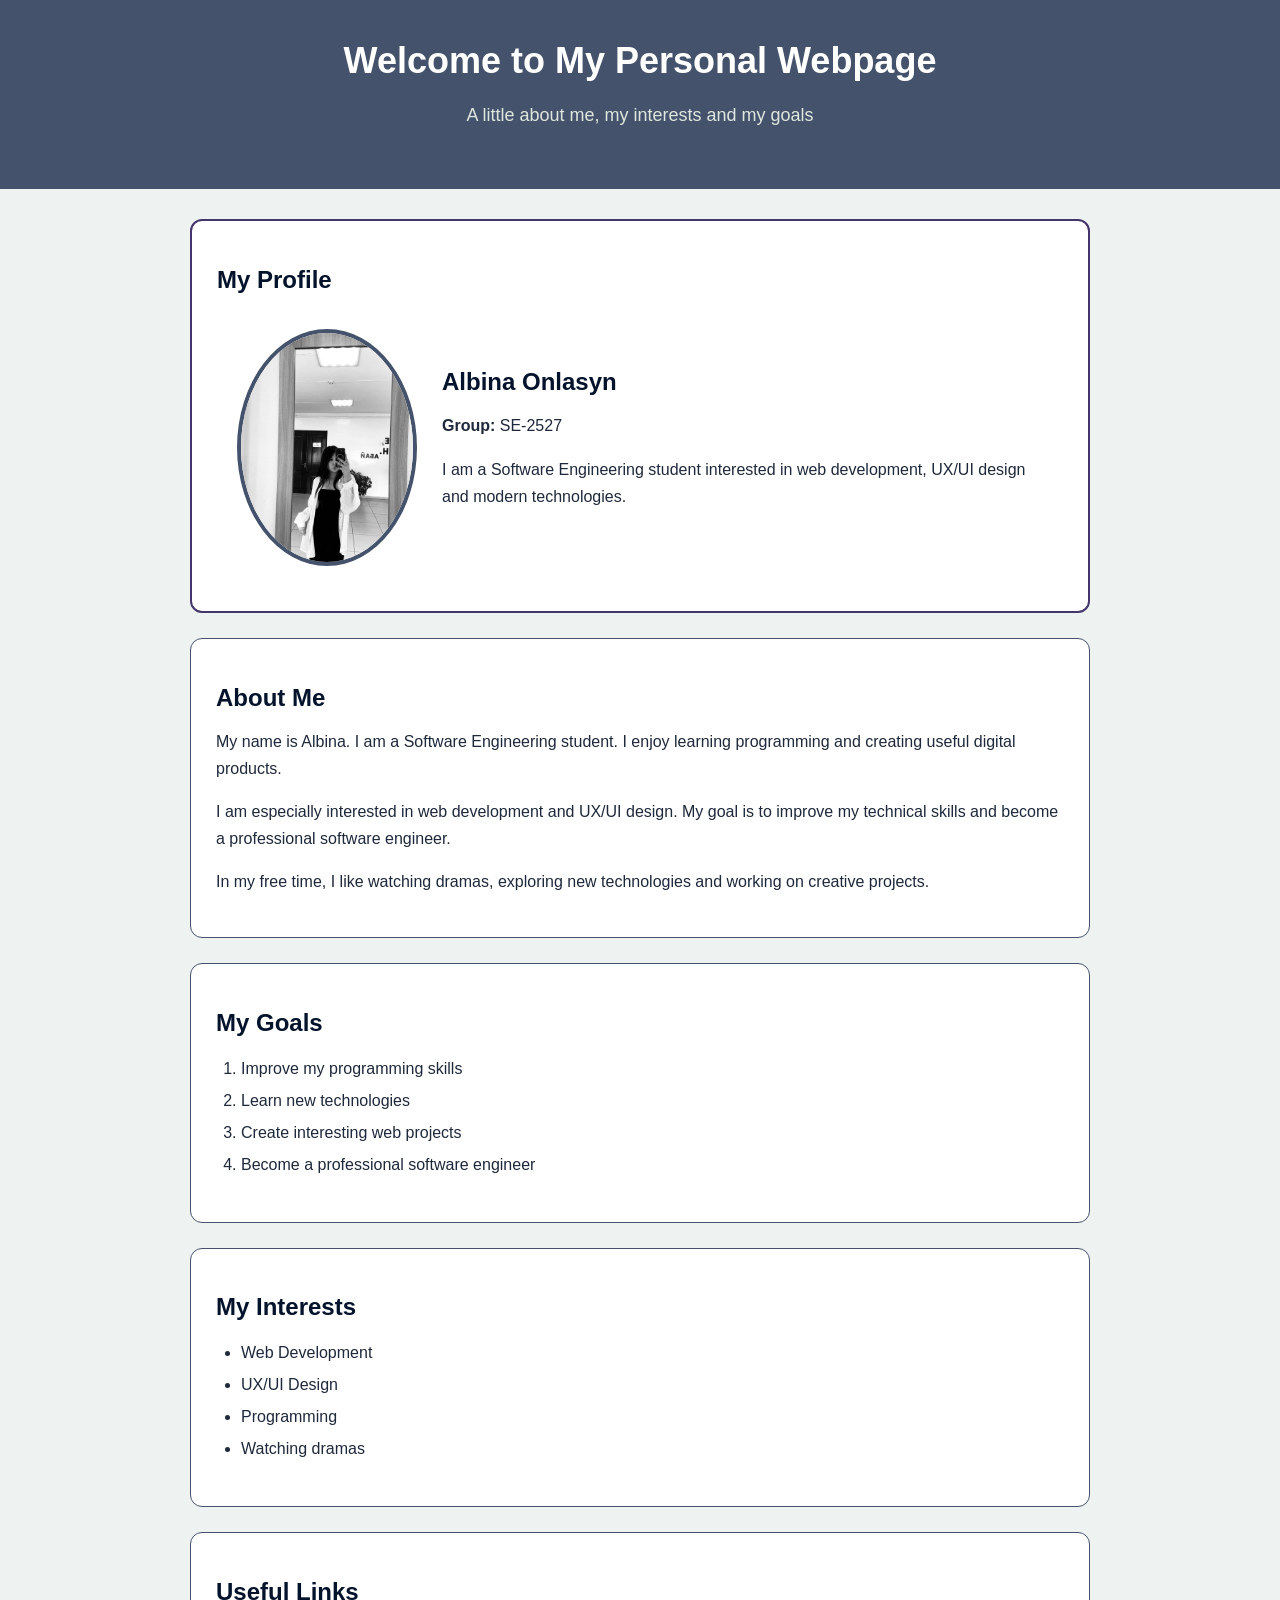
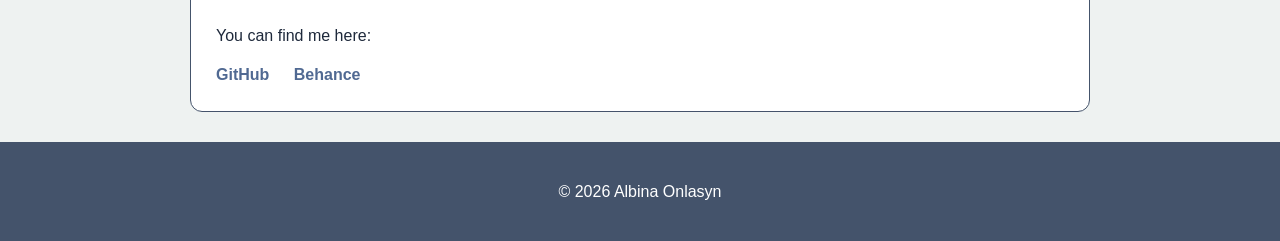
<file: 1task.html>
<!DOCTYPE html>
<html lang="en">
<head>
    <meta charset="UTF-8">
    <meta name="viewport" content="width=device-width, initial-scale=1.0">
    <title>My Personal Webpage</title>
    <link rel="stylesheet" href="1task.css">
</head>

<body>

    <header>
        <h1 class="h1">Welcome to My Personal Webpage</h1>
        <p class="subtitle">A little about me, my interests and my goals</p>
    </header>

    <main>

        <section id="profile">
            <h2>My Profile</h2>

            <div class="profile-card">
                <img src="IMAGE 2026-09-15 16:07:20.jpg">

                <div class="profile-info">
                    <h2>Albina Onlasyn</h2>
                    <p><strong>Group:</strong> SE-2527</p>
                    <p>
                        I am a Software Engineering student interested in
                        web development, UX/UI design and modern technologies.
                    </p>
                </div>
            </div>
        </section>

        <section>
            <h2>About Me</h2>

            <p>
                My name is Albina. I am a Software Engineering student.
                I enjoy learning programming and creating useful digital products.
            </p>

            <p>
                I am especially interested in web development and UX/UI design.
                My goal is to improve my technical skills and become a professional
                software engineer.
            </p>

            <p>
                In my free time, I like watching dramas, exploring new technologies
                and working on creative projects.
            </p>
        </section>

        <section>
            <h2>My Goals</h2>

            <ol class="olist">
                <li >Improve my programming skills</li>
                <li >Learn new technologies</li>
                <li>Create interesting web projects</li>
                <li>Become a professional software engineer</li>
            </ol>
        </section>

        <section>
            <h2>My Interests</h2>

            <ul id="ulist">
                <li>Web Development</li>
                <li>UX/UI Design</li>
                <li>Programming</li>
                <li>Watching dramas</li>
            </ul>
        </section>

        <section>
            <h2>Useful Links</h2>

            <p>
                You can find me here:
            </p>

            <a href="https://github.com/" target="_blank">GitHub</a>
            <a href="https://www.behance.net/" target="_blank">Behance</a>
        </section>

    </main>

    <footer>
        <p>© 2026 Albina Onlasyn</p>
    </footer>

</body>
</html>
</file>
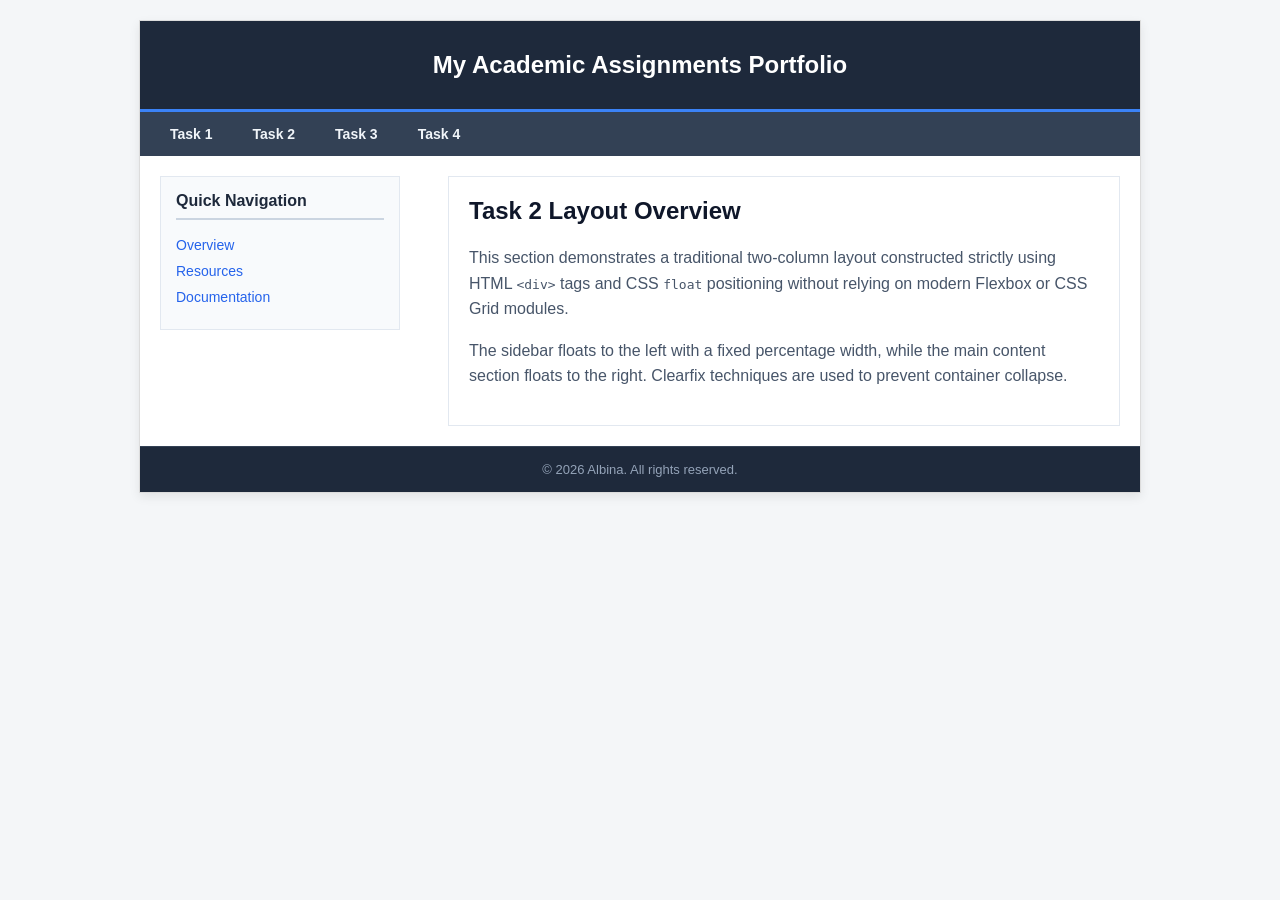
<file: 2task.html>
<!DOCTYPE html>
<html lang="en">
<head>
  <meta charset="UTF-8">
  <meta name="viewport" content="width=device-width, initial-scale=1.0">
  <title>Task 2 - Webpage Layout</title>
  <link rel="stylesheet" href="2task.css">
</head>
<body>

  
  <div class="container">

    
    <div class="header">
      <h1>My Academic Assignments Portfolio</h1>
    </div>

    
    <div class="navbar">
      <ul>
        <li><a href="/Users/albina/Desktop/web_assignment/1task.html">Task 1</a></li>
        <li><a href="/Users/albina/Desktop/web_assignment/2task.html">Task 2</a></li>
        <li><a href="/Users/albina/Desktop/web_assignment/3task.html">Task 3</a></li>
        <li><a href="/Users/albina/Desktop/web_assignment/4task.html">Task 4</a></li>
      </ul>
      
      <div class="clear"></div>
    </div>

    
    <div class="main-wrapper">
      
      
      <div class="sidebar">
        <h3>Quick Navigation</h3>
        <ul>
          <li><a href="#overview">Overview</a></li>
          <li><a href="#resources">Resources</a></li>
          <li><a href="#documentation">Documentation</a></li>
        </ul>
      </div>

      
      <div class="content">
        <h2>Task 2 Layout Overview</h2>
        <p>
          This section demonstrates a traditional two-column layout constructed strictly using 
          HTML <code>&lt;div&gt;</code> tags and CSS <code>float</code> positioning without relying 
          on modern Flexbox or CSS Grid modules. 
        </p>
        <p>
          The sidebar floats to the left with a fixed percentage width, while the main content section 
          floats to the right. Clearfix techniques are used to prevent container collapse.
        </p>
      </div>

      
      <div class="clear"></div>
    </div>

    
    <div class="footer">
      <p>&copy; 2026 Albina. All rights reserved.</p>
    </div>

  </div>

</body>
</html>
</file>
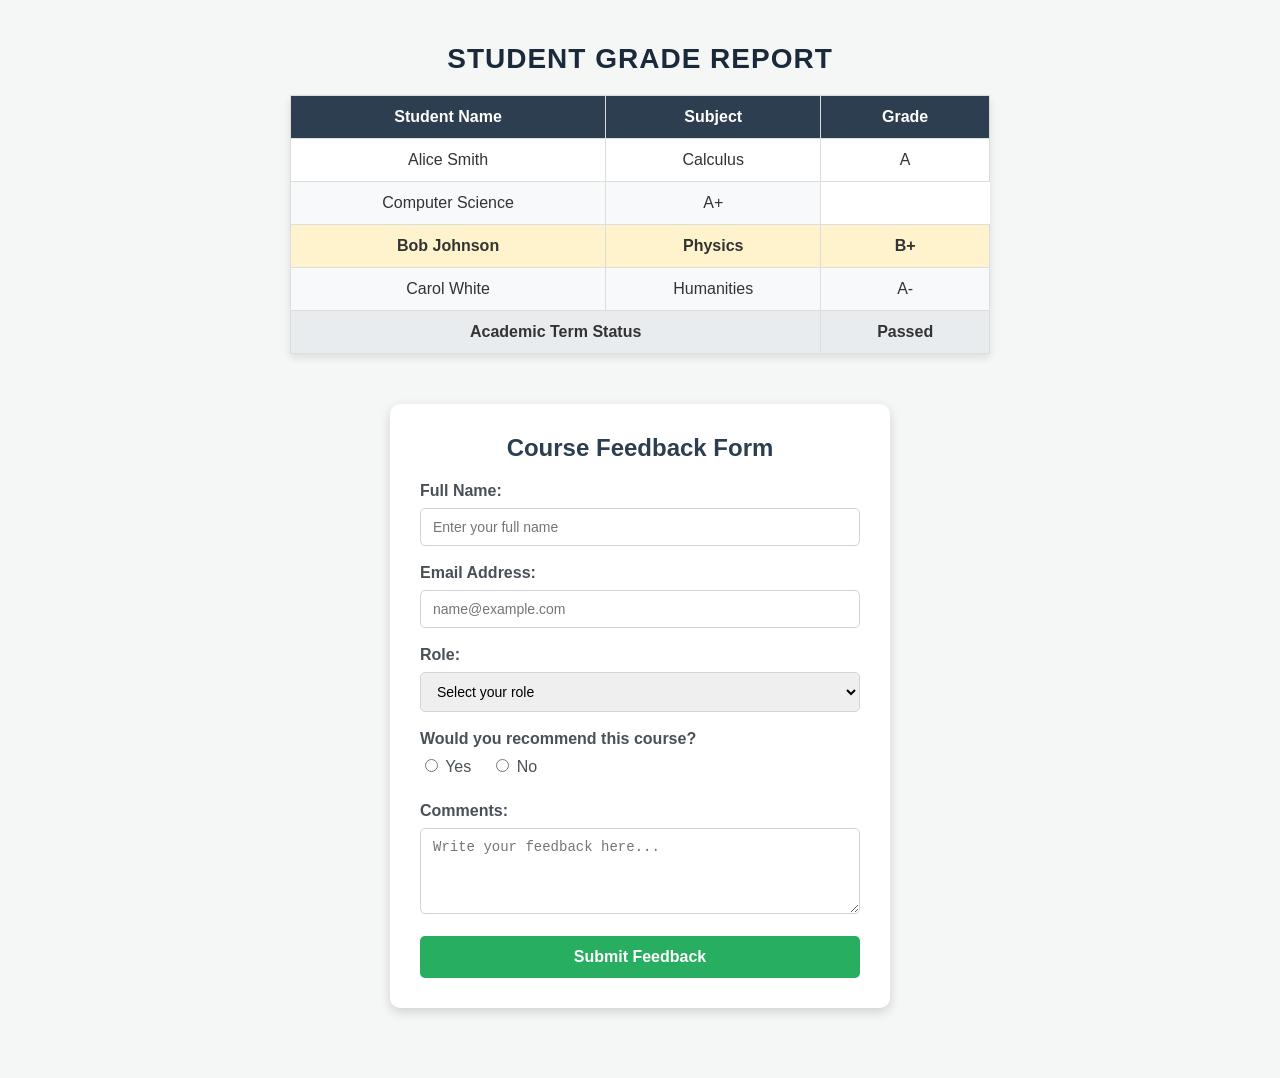
<file: 4task.html>
<!DOCTYPE html>
<html lang="en">
<head>
    <meta charset="UTF-8">
    <meta name="viewport" content="width=device-width, initial-scale=1.0">
    <title>Webpage with Table and Form Styling</title>
    <link rel="stylesheet" href="4task.css">
</head>
<body>

    
    <section class="section-container">
        <!-- Page heading with an ID selector -->
        <h1 id="table-main-title">Student Grade Report</h1>

        <table class="grades-table">
            <thead>
                <tr>
                    <th>Student Name</th>
                    <th>Subject</th>
                    <th>Grade</th>
                </tr>
            </thead>
            <tbody>
                <tr>
                    <td>Alice Smith</td>
                    <td>Calculus</td>
                    <td>A</td>
                </tr>
                
                <tr>
                    <td>Computer Science</td>
                    <td>A+</td>
                </tr>
               
                <tr class="highlight-row">
                    <td>Bob Johnson</td>
                    <td>Physics</td>
                    <td>B+</td>
                </tr>
                <tr>
                    <td>Carol White</td>
                    <td>Humanities</td>
                    <td>A-</td>
                </tr>
            </tbody>
            <tfoot>
                
                <tr>
                    <td colspan="2"><strong>Academic Term Status</strong></td>
                    <td><strong>Passed</strong></td>
                </tr>
            </tfoot>
        </table>
    </section>

    
    <section class="section-container">
        
        <form id="feedback-form" class="styled-form">
            <h2>Course Feedback Form</h2>

            
            <div class="form-group">
                <label for="user-name">Full Name:</label>
                <input type="text" id="user-name" class="form-input" placeholder="Enter your full name" required>
            </div>

            
            <div class="form-group">
                <label for="user-email">Email Address:</label>
                <input type="email" id="user-email" class="form-input" placeholder="name@example.com" required>
            </div>

           
            <div class="form-group">
                <label for="user-role">Role:</label>
                <select id="user-role" class="form-input" required>
                    <option value="" disabled selected>Select your role</option>
                    <option value="student">Student</option>
                    <option value="teacher">Teacher</option>
                    <option value="other">Other</option>
                </select>
            </div>

            
            <div class="form-group">
                <label>Would you recommend this course?</label>
                <div class="radio-group">
                    <label class="radio-label">
                        <input type="radio" name="recommend" value="yes" required> Yes
                    </label>
                    <label class="radio-label">
                        <input type="radio" name="recommend" value="no"> No
                    </label>
                </div>
            </div>

            
            <div class="form-group">
                <label for="user-comments">Comments:</label>
                <textarea id="user-comments" class="form-input" rows="4" placeholder="Write your feedback here..."></textarea>
            </div>

            
            <button type="submit" id="submit-btn" class="btn-primary">Submit Feedback</button>
        </form>
    </section>

</body>
</html>
</file>
<file: 1task.css>
*{
    box-sizing: border-box;
}

body {
    margin: 0;
    padding: 0;
    background-color: #eef2f1;
    font-family: Arial, sans-serif;
    font-size: 16px;
    color: #1e293b;
}

header {
    text-align: center;
    padding: 40px 20px;
    background-color: #44536b;
    color: white;
}

h1 {
    margin: 0 0 10px;
    font-size: 36px;
    text-align: center;
}

h2 {
    color: #03132c;
    margin-bottom: 15px;
}

.subtitle {
    font-size: 18px;
    color: #dfe6df;
}

main {
    width: 90%;
    max-width: 900px;
    margin: 30px auto;
}

section {
    background-color: white;
    margin-bottom: 25px;
    padding: 25px;
    border: 1px solid #44536b;
    border-radius: 12px;
}

#profile {
    border: 2px solid #44356b;
}

.profile-card {
    display: flex;
    align-items: center;
    gap: 25px;
    padding: 20px;
    background-color: white;
    border-radius: 10px;
}

.profile-card img {
    width: 180px;
    max-width: 100%;
    border-radius: 50%;
    border: 4px solid #44536b;
}

.profile-info h2 {
    margin-top: 0;
}

p {
    line-height: 1.7;
}

.olist{
    line-height: 2;
    padding-left: 25px;
}
#ulist {
    line-height: 2;
    padding-left: 25px;
}

a {
    display: inline-block;
    margin-right: 20px;
    color: #506992;
    font-weight: bold;
    text-decoration: none;
    border-bottom: 2px solid transparent;
}

a:hover {
    color: #44536b;
    border-bottom: 1px solid #44536b;
}


footer {
    text-align: center;
    padding: 20px;
    background-color: #44536b;
    color: white;
}

@media (max-width: 600px) {
    h1 {
        font-size: 28px;
    }

    .profile-card {
        flex-direction: column;
        text-align: center;
    }

    .profile-card img {
        width: 140px;
    }

    main {
        width: 95%;
    }
}
</file>
<file: 2task.css>
body {
  margin: 0;
  padding: 0;
  font-family: Arial, Helvetica, sans-serif;
  background-color: #f4f6f8;
  color: #333333;
}


.container {
  width: 90%;
  max-width: 1000px;
  margin: 20px auto;
  background-color: #ffffff;
  border: 1px solid #dcdcdc;
  box-shadow: 0 4px 10px rgba(0, 0, 0, 0.08);
}

/* 1. Header Styles */
.header {
  background-color: #1e293b;
  color: #ffffff;
  padding: 30px 20px;
  text-align: center;
  border-bottom: 3px solid #3b82f6;
}

.header h1 {
  margin: 0;
  font-size: 24px;
}


.navbar {
  background-color: #334155;
  padding: 0 10px;
}

.navbar ul {
  list-style-type: none;
  margin: 0;
  padding: 0;
}

.navbar li {
  float: left; 
}

.navbar a {
  display: block;
  color: #f1f5f9;
  text-align: center;
  padding: 14px 20px;
  text-decoration: none;
  font-weight: bold;
  font-size: 14px;
}

.navbar a:hover {
  background-color: #3b82f6;
  color: #ffffff;
}


.main-wrapper {
  padding: 20px;
}


.sidebar {
  float: left;
  width: 25%;
  background-color: #f8fafc;
  padding: 15px;
  border: 1px solid #e2e8f0;
  box-sizing: border-box;
}

.sidebar h3 {
  margin-top: 0;
  color: #1e293b;
  font-size: 16px;
  border-bottom: 2px solid #cbd5e1;
  padding-bottom: 8px;
}

.sidebar ul {
  list-style-type: none;
  padding: 0;
  margin: 0;
}

.sidebar li {
  margin-bottom: 8px;
}

.sidebar a {
  color: #2563eb;
  text-decoration: none;
  font-size: 14px;
}

.sidebar a:hover {
  text-decoration: underline;
}


.content {
  float: right;
  width: 70%;
  background-color: #ffffff;
  padding: 20px;
  border: 1px solid #e2e8f0;
  box-sizing: border-box;
}

.content h2 {
  margin-top: 0;
  color: #0f172a;
}

.content p {
  line-height: 1.6;
  color: #475569;
}


.footer {
  background-color: #1e293b;
  color: #94a3b8;
  text-align: center;
  padding: 15px 0;
  border-top: 1px solid #334155;
}

.footer p {
  margin: 0;
  font-size: 13px;
}


.clear {
  clear: both;
}
</file>
<file: 4task.css>
body {
    font-family: Arial, sans-serif;
    background-color: #f4f7f6;
    margin: 0;
    padding: 20px;
    color: #333;
}

.section-container {
    margin-bottom: 50px;
}




#table-main-title {
    text-align: center;
    color: #1a2a3a;
    font-size: 28px;
    margin-bottom: 20px;
    text-transform: uppercase;
    letter-spacing: 1px;
}


.grades-table {
    width: 80%;
    max-width: 700px;
    margin: 0 auto;
    border-collapse: collapse;
    box-shadow: 0 4px 8px rgba(0, 0, 0, 0.1);
    background-color: #ffffff;
}


.grades-table th {
    background-color: #2c3e50;
    color: #ffffff;
    font-weight: bold;
    padding: 12px;
}


.grades-table th,
.grades-table td {
    border: 1px solid #dddddd;
    padding: 12px 15px;
    text-align: center; 
}


.grades-table tbody tr:nth-child(even) {
    background-color: #f8f9fa;
}


.grades-table tbody tr.highlight-row {
    background-color: #fff3cd;
    font-weight: bold;
}

/* Table Footer (demonstrating Colspan styling) */
.grades-table tfoot td {
    background-color: #e9ecef;
}



#feedback-form {
    width: 100%;
    max-width: 500px; /* Fixed width boundary */
    margin: 0 auto;  /* Centering the form */
    background-color: #ffffff;
    padding: 30px;
    border-radius: 10px;
    box-shadow: 0 4px 12px rgba(0, 0, 0, 0.15);
    box-sizing: border-box;
}

#feedback-form h2 {
    text-align: center;
    margin-top: 0;
    margin-bottom: 20px;
    color: #2c3e50;
}


.form-group {
    margin-bottom: 18px;
}


.styled-form label {
    display: block;
    font-weight: bold;
    margin-bottom: 8px;
    color: #495057;
}


.form-input {
    width: 100%;
    padding: 10px 12px;
    font-size: 14px;
    border: 1px solid #ced4da;
    border-radius: 5px;
    box-sizing: border-box; 
    transition: border-color 0.2s ease;
}

.form-input:focus {
    border-color: #3498db;
    outline: none;
}

textarea.form-input {
    resize: vertical;
}


.radio-group {
    display: flex;
    gap: 20px;
    margin-top: 5px;
}

.radio-label {
    font-weight: normal !important;
    cursor: pointer;
    display: flex;
    align-items: center;
    gap: 5px;
}


.btn-primary {
    width: 100%;
    background-color: #27ae60;
    color: #ffffff;
    font-size: 16px;
    font-weight: bold;
    padding: 12px;
    border: none;
    border-radius: 5px;
    cursor: pointer;
    transition: background-color 0.3s ease;
}

.btn-primary:hover {
    background-color: #219150;
}
</file>
